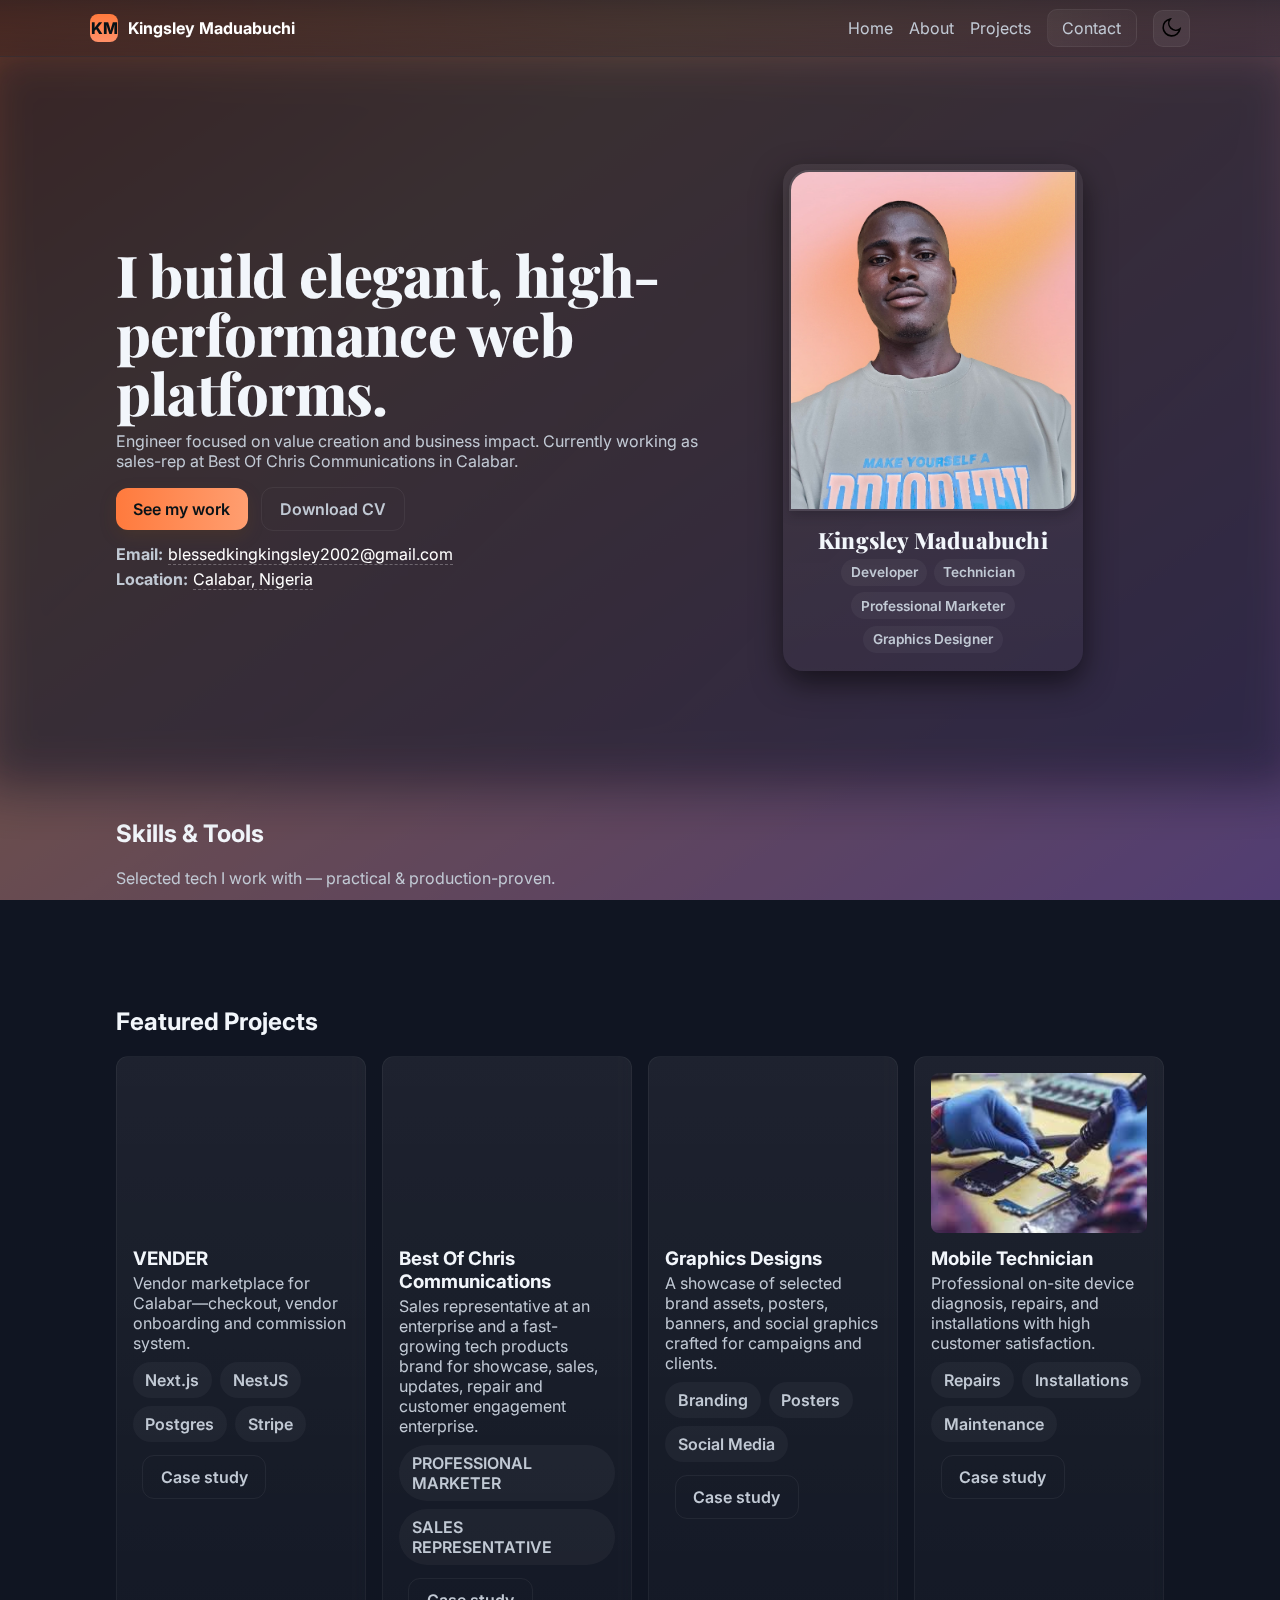
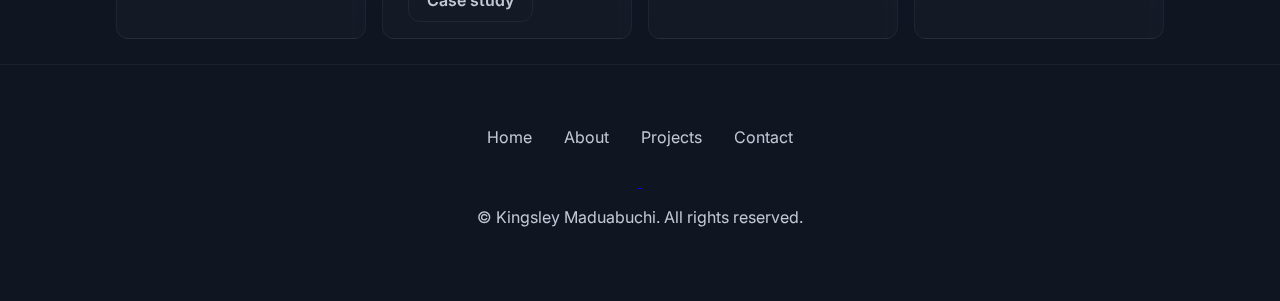
<file: index.html>
<!DOCTYPE html>
<html lang="en">
  <head>
    <meta charset="utf-8" />
    <meta name="viewport" content="width=device-width,initial-scale=1" />
    <title>Kingsley Maduabuchi — Software Engineer</title>
    <meta
      name="description"
      content="Kingsley Maduabuchi (Blessed King) — Full-stack web engineer. Building marketplaces, tools and performant web experiences."
    />
    <meta
      name="keywords"
      content="Kingsley Maduabuchi, Blessed King, Full-Stack, Next.js, NestJS, Portfolio, GOODEALS"
    />
    <link rel="preconnect" href="https://fonts.googleapis.com" />
    <link rel="preconnect" href="https://fonts.gstatic.com" crossorigin />
    <link
      href="https://fonts.googleapis.com/css2?family=Inter:wght@300;400;600;800&family=Playfair+Display:wght@600;800&display=swap"
      rel="stylesheet"
    />
    <link rel="stylesheet" href="css/styles.css" />
    <link rel="icon" type="image/png" href="assets/img/favicon.png" />
    <meta
      property="og:title"
      content="Kingsley Maduabuchi — Software Engineer"
    />
    <meta
      property="og:description"
      content="Creator of GOODEALS — marketplace for Calabar. Full-stack web & systems enthusiast."
    />
    <meta property="og:image" content="assets/img/og-image.jpg" />
  </head>
  <body class="theme-dark">
    <a class="skip-link" href="#main">Skip to content</a>
    <div data-include="header"></div>

    <main id="main" role="main">
      <section class="hero">
        <div class="hero-bg" aria-hidden="true"></div>
        <div class="container hero-content">
          <div class="hero-left">
            <h1 class="hero-title">
              I build elegant, high-performance web platforms.
            </h1>
            <p class="hero-sub">
              Engineer focused on value creation and business impact.
              Currently working as sales-rep at Best Of Chris Communications in Calabar.
            </p>
            <div class="hero-cta">
              <a class="btn btn-primary" href="projects/">See my work</a>
              <a
                id="downloadCv"
                class="btn btn-ghost"
                href="assets/Kingsley_Maduabuchi_CV.pdf"
                download
                >Download CV</a
              >
            </div>
            <ul class="hero-links">
              <li>
                <strong>Email: </strong>
                <a
                  href="mailto:blessedkingkingsley2002@gmail.com"
                  style="color: #ffffff"
                >
                  blessedkingkingsley2002@gmail.com</a
                >
              </li>
              <li>
                <strong>Location: </strong>
                <a
                  href="https://maps.app.goo.gl/n64m2d9ENg9r9iw48"
                  style="color: #ffffff"
                  >Calabar, Nigeria</a
                >
              </li>
            </ul>
          </div>

          <figure class="hero-portrait">
            <img
              src="assets/img/hero.jpg"
              alt="Portrait of Kingsley Maduabuchi"
              loading="lazy"
              decoding="async"
            />
            <figcaption class="hero-caption">
              <h3 class="hero-name">Kingsley Maduabuchi</h3>
              <div class="role-chips">
                <span class="chip small">Developer</span>
                <span class="chip small">Technician</span>
                <span class="chip small">Professional Marketer</span>
                <span class="chip small">Graphics Designer</span>
              </div>
            </figcaption>
          </figure>
        </div>
      </section>

      <section class="skills container">
        <h2>Skills & Tools</h2>
        <p class="muted">
          Selected tech I work with — practical & production-proven.
        </p>
        <div class="chips">
          <span class="chip">Next.js</span>
          <span class="chip">NestJS</span>
          <span class="chip">React</span>
          <span class="chip">Node.js</span>
          <span class="chip">Postgres</span>
          <span class="chip">Stripe</span>
          <span class="chip">Python</span>
        </div>
      </section>

      <section class="featured container">
        <h2>Featured Projects</h2>
        <div id="featuredGrid" class="grid"></div>
      </section>
    </main>

    <div data-include="footer"></div>

    <script src="js/main.js" defer></script>
  </body>
</html>
</file>
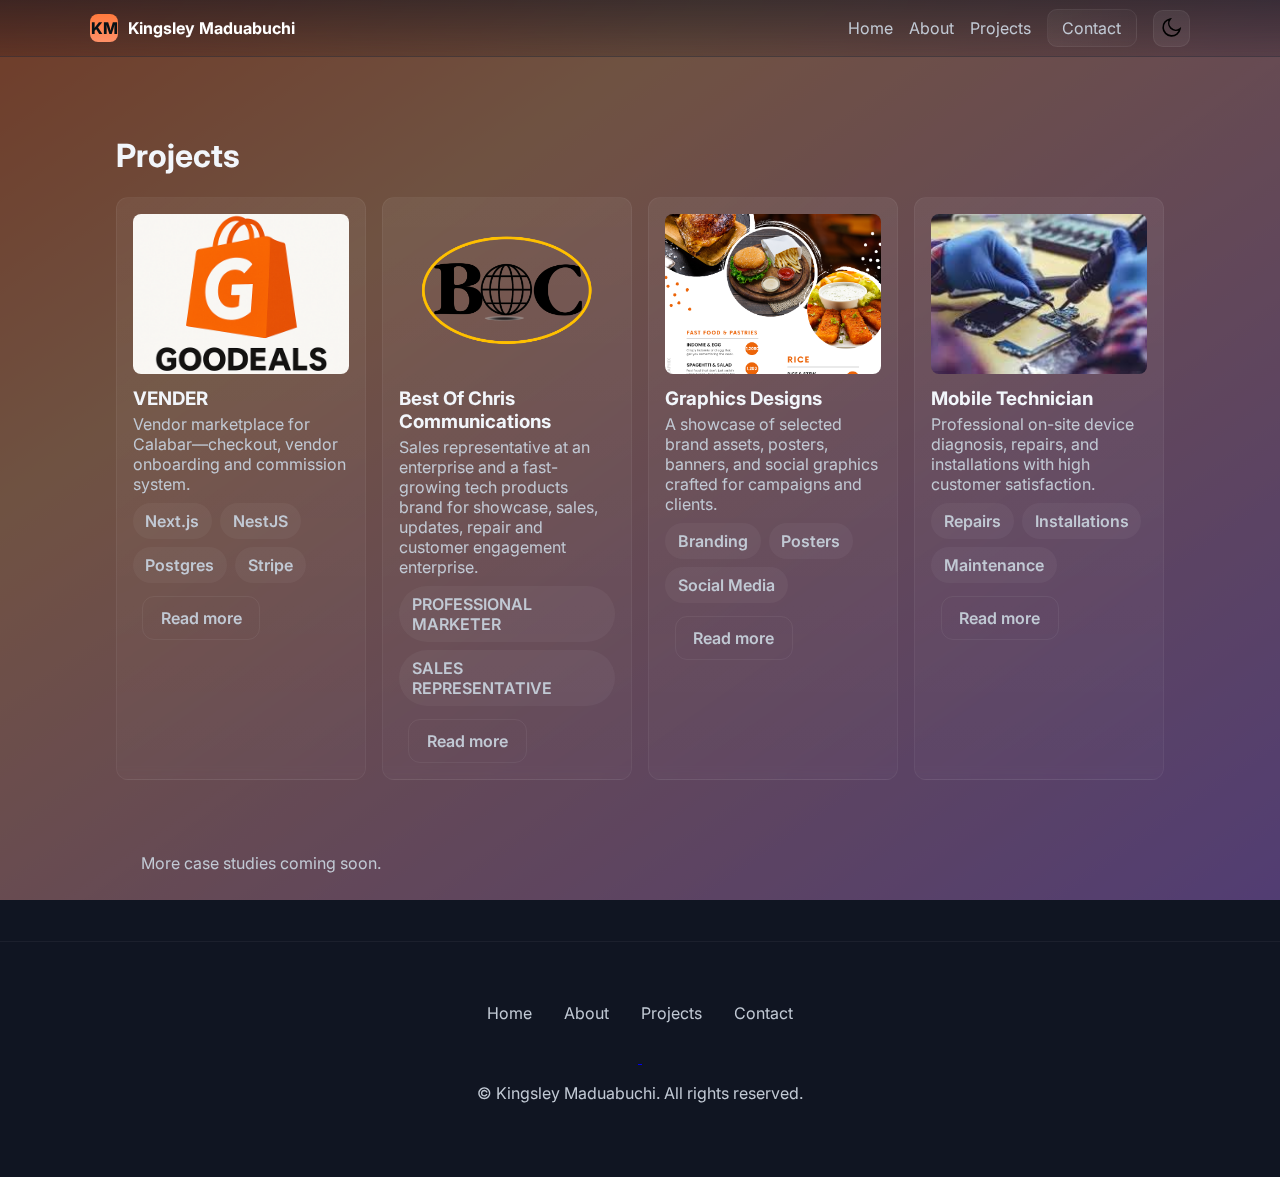
<file: projects/index.html>
<!DOCTYPE html>
<html lang="en">
  <head>
    <meta charset="UTF-8" />
    <meta name="viewport" content="width=device-width, initial-scale=1.0" />
    <title>Projects · Kingsley Maduabuchi</title>
    <link rel="stylesheet" href="../css/styles.css" />
  </head>
  <body>
    <div data-include="../_includes/header.html"></div>

    <main id="main" class="container" role="main">
      <section class="projects">
        <h1>Projects</h1>
        <div id="project-list" class="grid" aria-live="polite"></div>
      </section>
      <section class="container">
        <p class="muted">More case studies coming soon.</p>
      </section>
    </main>
    <div data-include="../_includes/footer.html"></div>

    <script src="../js/main.js" defer></script>
  </body>
</html>
</file>
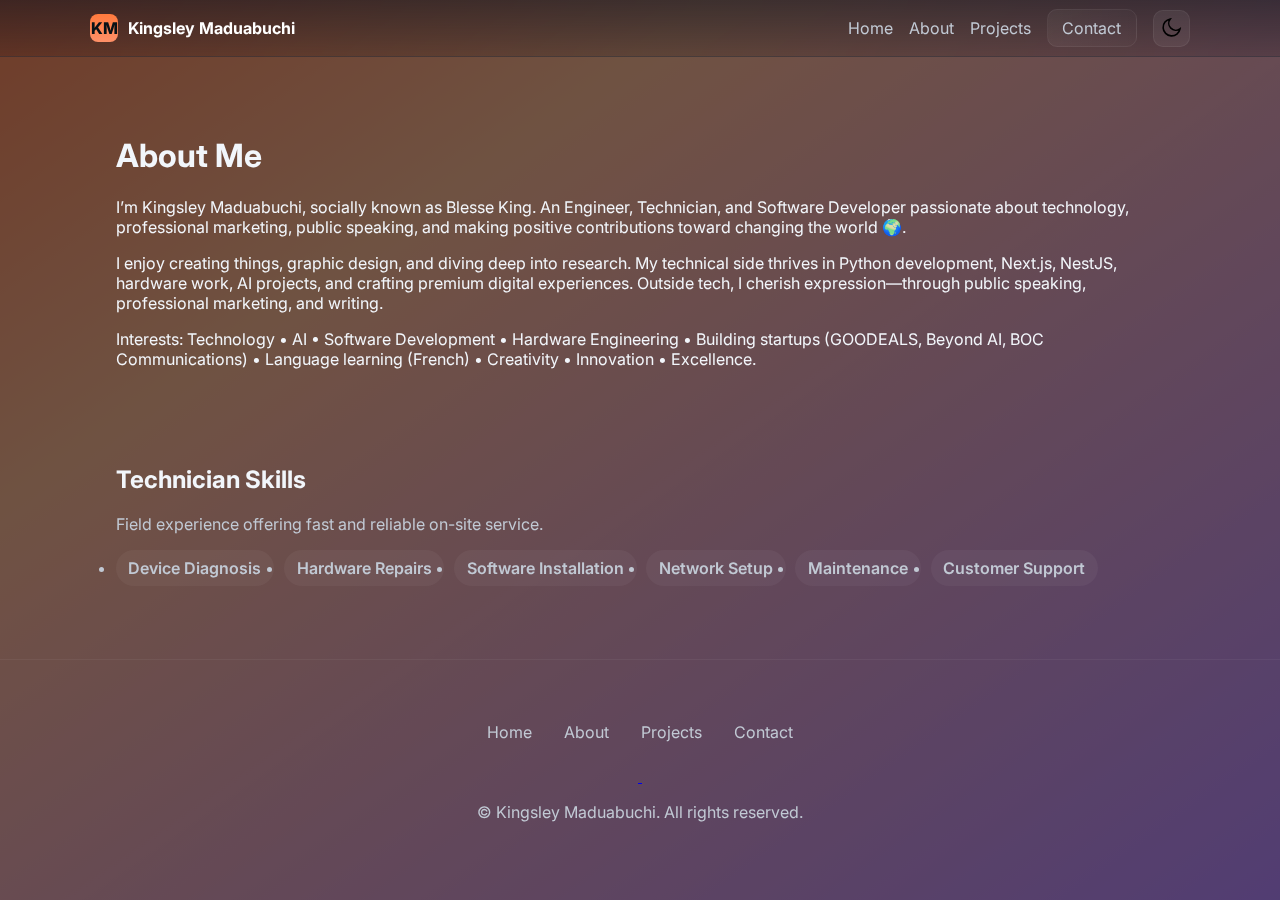
<file: about.html>
<!DOCTYPE html>
<html lang="en">
  <head>
    <meta charset="UTF-8" />
    <meta name="viewport" content="width=device-width, initial-scale=1.0" />
    <title>About · Kingsley Maduabuchi</title>
    <link rel="stylesheet" href="css/styles.css" />
  </head>
  <body>
    <div data-include="header"></div>

    <main id="main" class="container" role="main">
      <section class="about">
        <h1>About Me</h1>
        <p>
          I’m Kingsley Maduabuchi, socially known as Blesse King. An Engineer,
          Technician, and Software Developer passionate about technology,
          professional marketing, public speaking, and making positive
          contributions toward changing the world 🌍.
        </p>
        <p>
          I enjoy creating things, graphic design, and diving deep into
          research. My technical side thrives in Python development, Next.js,
          NestJS, hardware work, AI projects, and crafting premium digital
          experiences. Outside tech, I cherish expression—through public
          speaking, professional marketing, and writing.
        </p>
        <p>
          Interests: Technology • AI • Software Development • Hardware
          Engineering • Building startups (GOODEALS, Beyond AI, BOC
          Communications) • Language learning (French) • Creativity • Innovation
          • Excellence.
        </p>
      </section>

      <section class="skills">
        <h2>Technician Skills</h2>
        <p class="muted">
          Field experience offering fast and reliable on-site service.
        </p>
        <ul class="chips" aria-label="Technician capabilities">
          <li class="chip">Device Diagnosis</li>
          <li class="chip">Hardware Repairs</li>
          <li class="chip">Software Installation</li>
          <li class="chip">Network Setup</li>
          <li class="chip">Maintenance</li>
          <li class="chip">Customer Support</li>
        </ul>
      </section>
    </main>
    <div data-include="footer"></div>

    <script src="js/main.js" defer></script>
  </body>
</html>
</file>
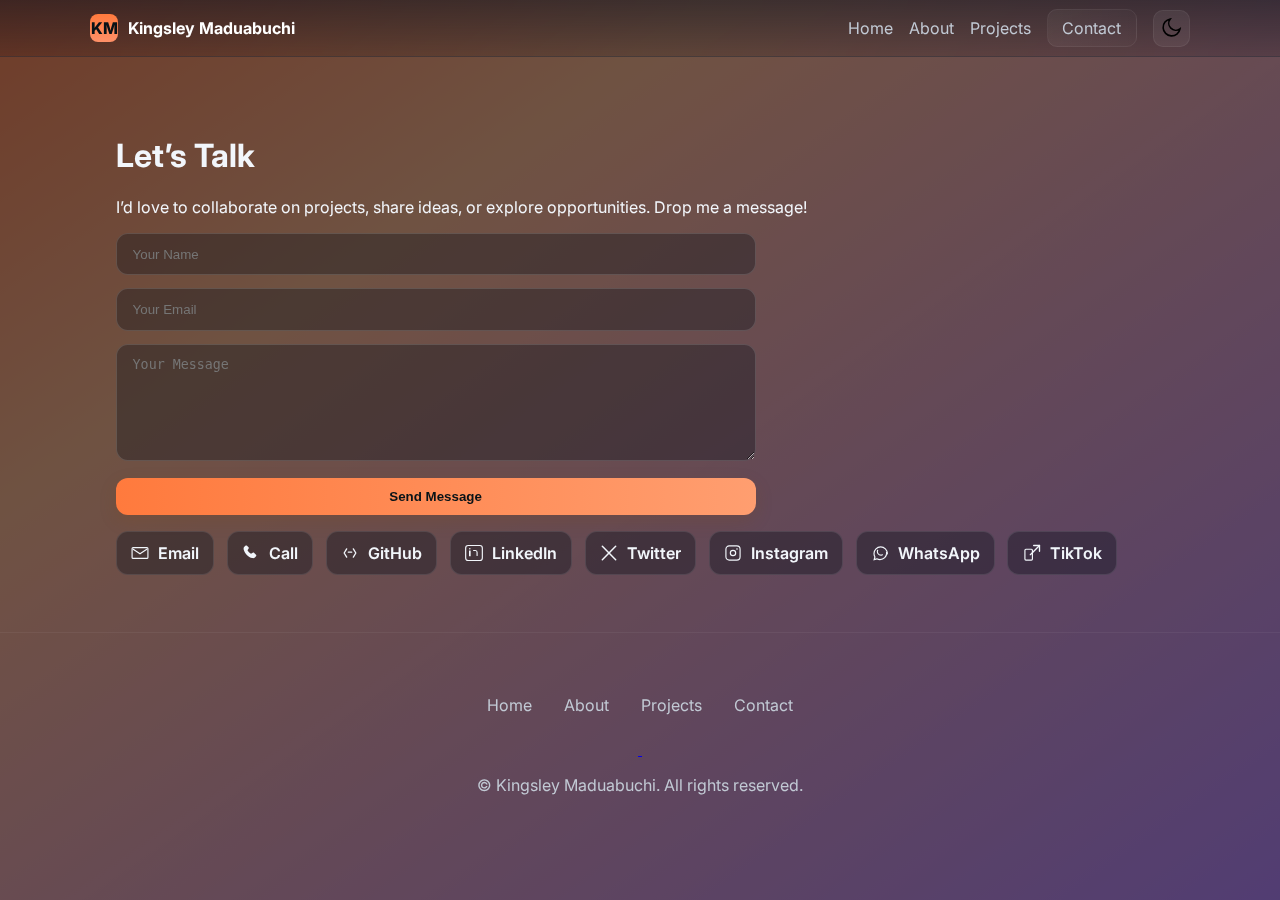
<file: contact.html>
<!DOCTYPE html>
<html lang="en">
  <head>
    <meta charset="UTF-8" />
    <meta name="viewport" content="width=device-width, initial-scale=1.0" />
    <title>Contact · Kingsley Maduabuchi</title>
    <link rel="stylesheet" href="css/styles.css" />
  </head>
  <body>
    <div data-include="header"></div>

    <main id="main" class="container" role="main">
      <section class="contact">
        <h1>Let’s Talk</h1>
        <p>
          I’d love to collaborate on projects, share ideas, or explore
          opportunities. Drop me a message!
        </p>

        <form
          class="contact-form"
          name="contact"
          method="get"
          onsubmit="return false"
        >
          <label>
            <span class="visually-hidden">Your Name</span>
            <input
              type="text"
              name="name"
              placeholder="Your Name"
              required
              autocomplete="name"
            />
          </label>
          <label>
            <span class="visually-hidden">Your Email</span>
            <input
              type="email"
              name="email"
              placeholder="Your Email"
              required
              autocomplete="email"
            />
          </label>
          <label>
            <span class="visually-hidden">Your Message</span>
            <textarea
              name="message"
              placeholder="Your Message"
              required
              rows="6"
            ></textarea>
          </label>
          <button type="submit" class="btn btn-primary">Send Message</button>
        </form>

        <div class="socials">
          <a
            class="social"
            href="mailto:blessedkingkingsley2002@gmail.com"
            aria-label="Email"
          >
            <svg class="icon" aria-hidden="true">
              <use href="#icon-mail" xlink:href="#icon-mail"></use>
            </svg>
            <span>Email</span>
          </a>
          <a class="social" href="tel:+2349036826272" aria-label="Phone">
            <svg class="icon" aria-hidden="true">
              <use href="#icon-phone" xlink:href="#icon-phone"></use>
            </svg>
            <span>Call</span>
          </a>
          <a
            class="social"
            href="https://github.com/Kingsley-A1"
            target="_blank"
            rel="noopener"
            aria-label="GitHub"
          >
            <svg class="icon" aria-hidden="true">
              <use href="#icon-github" xlink:href="#icon-github"></use>
            </svg>
            <span>GitHub</span>
          </a>
          <a
            class="social"
            href="https://www.linkedin.com/in/kingsley-maduabuchi-967846302"
            target="_blank"
            rel="noopener"
            aria-label="LinkedIn"
          >
            <svg class="icon" aria-hidden="true">
              <use href="#icon-linkedin" xlink:href="#icon-linkedin"></use>
            </svg>
            <span>LinkedIn</span>
          </a>
          <a
            class="social"
            href="https://x.com/@KingsleyTe44436"
            target="_blank"
            rel="noopener"
            aria-label="X (Twitter)"
          >
            <svg class="icon" aria-hidden="true">
              <use href="#icon-x" xlink:href="#icon-x"></use>
            </svg>
            <span>Twitter</span>
          </a>
          <a
            class="social"
            href="https://www.instagram.com/king.sleytechpro"
            target="_blank"
            rel="noopener"
            aria-label="Instagram"
          >
            <svg class="icon" aria-hidden="true">
              <use href="#icon-instagram" xlink:href="#icon-instagram"></use>
            </svg>
            <span>Instagram</span>
          </a>
          <a
            class="social"
            href="https://wa.me/2349036826272"
            target="_blank"
            rel="noopener"
            aria-label="WhatsApp"
          >
            <svg class="icon" aria-hidden="true">
              <use href="#icon-whatsapp" xlink:href="#icon-whatsapp"></use>
            </svg>
            <span>WhatsApp</span>
          </a>
          <a
            class="social"
            href="https://tiktok.com/@bestofchriscommunication"
            target="_blank"
            rel="noopener"
            aria-label="TikTok"
          >
            <svg class="icon" aria-hidden="true">
              <use href="#icon-external" xlink:href="#icon-external"></use>
            </svg>
            <span>TikTok</span>
          </a>
        </div>
      </section>
    </main>
    <div data-include="footer"></div>

    <script src="js/main.js" defer></script>
  </body>
</html>
</file>
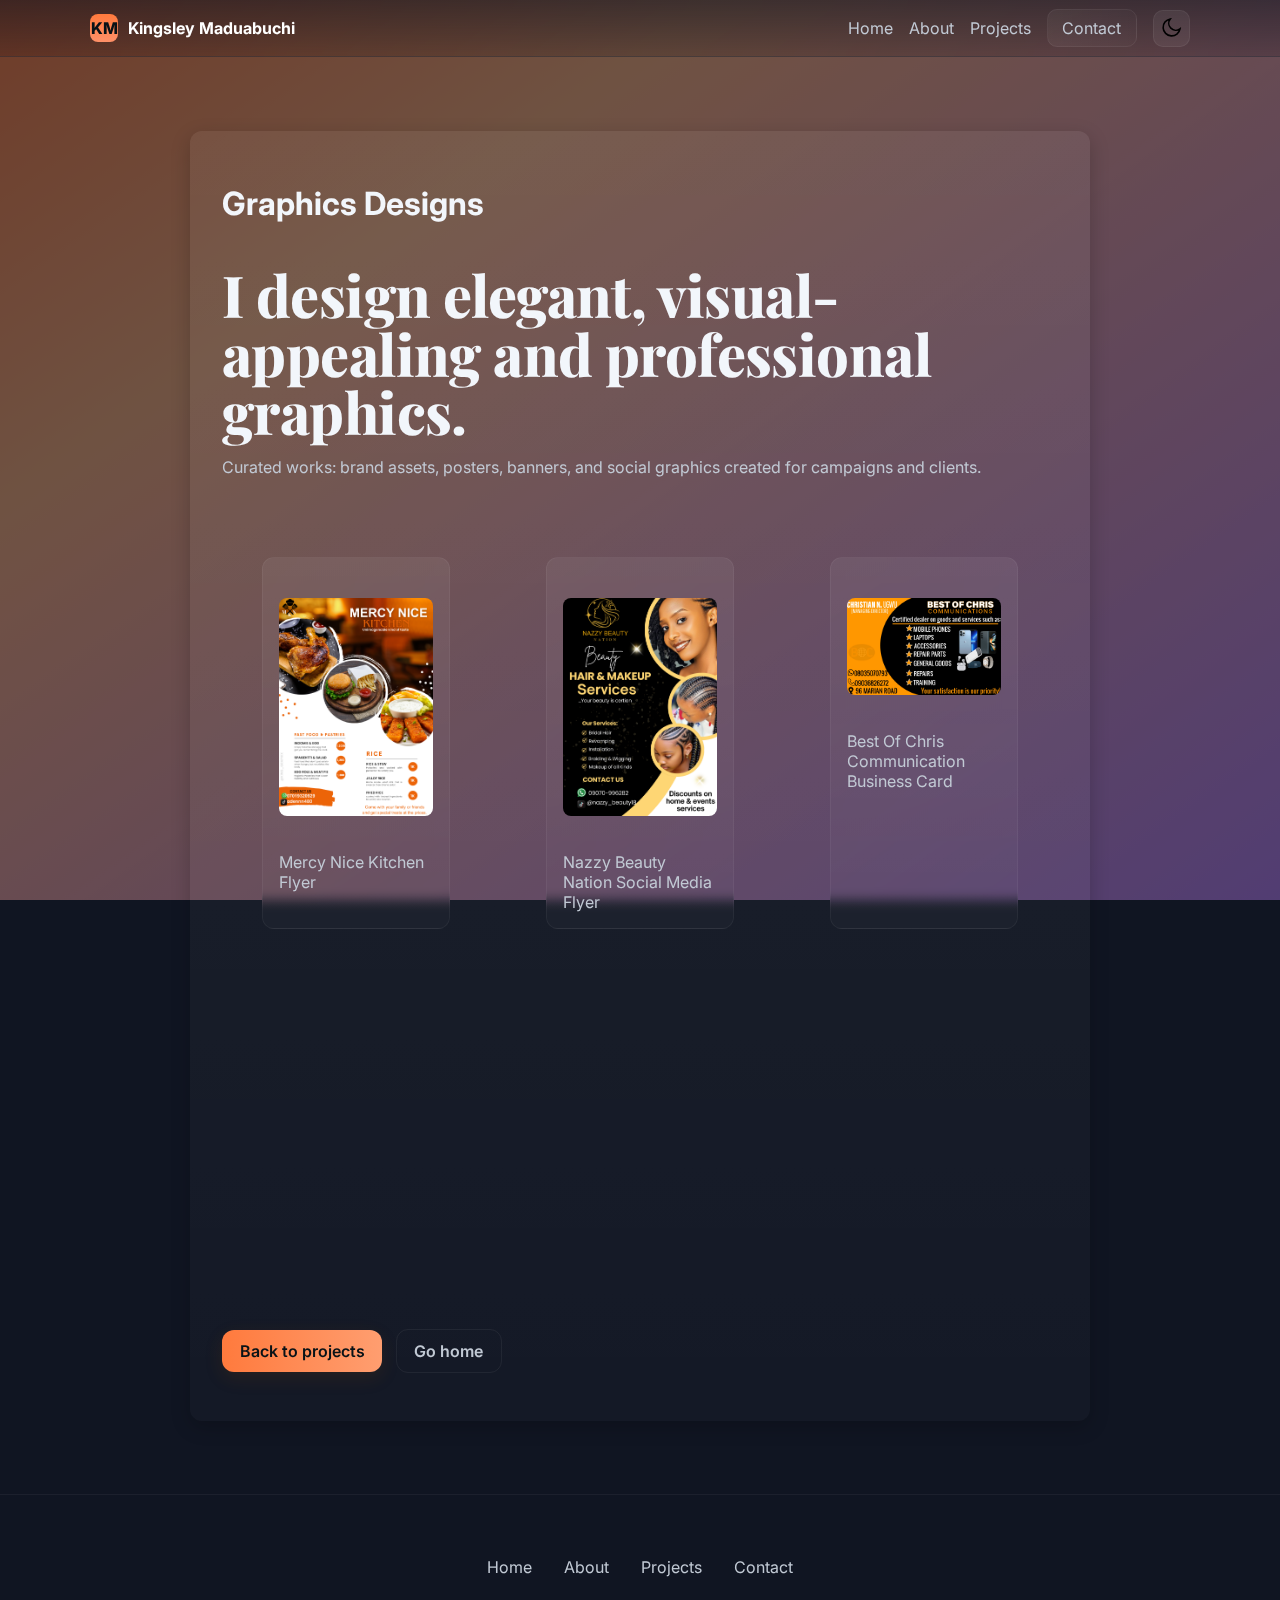
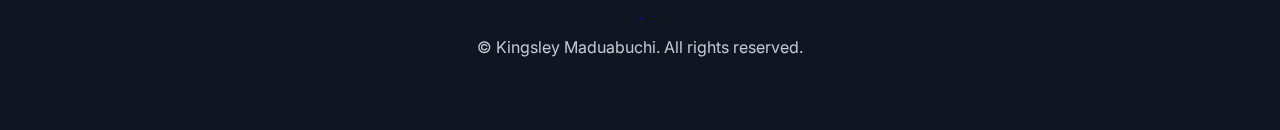
<file: my-graphics.html>
<!DOCTYPE html>
<html lang="en">
  <head>
    <meta charset="utf-8" />
    <meta name="viewport" content="width=device-width,initial-scale=1" />
    <title>Graphics Designs · Kingsley Maduabuchi</title>
    <meta
      name="description"
      content="A showcase of selected graphics design works by Kingsley Maduabuchi."
    />
    <link rel="stylesheet" href="css/styles.css" />
  </head>
  <body>
    <div data-include="_includes/header.html"></div>

    <main id="main" class="container" role="main">
      <article class="project-detail">
        <header>
          <h1>Graphics Designs</h1> <br>
          <h1 class="hero-title">
              I design elegant, visual-appealing and professional graphics.
            </h1>
          <p class="muted">
            Curated works: brand assets, posters, banners, and social graphics
            created for campaigns and clients.
          </p>
        </header>

        <section>
          <div class="grid" id="graphics-gallery">
            <figure class="card">
              <img
                src="assets/img/graphics/mercy_nice.png"
                alt="mercy_nice"
                loading="lazy"
                decoding="async"
                style="width: 100%; height: auto; border-radius: 8px"
              />
              <figcaption class="muted" style="margin-top: 0.5rem">
                Mercy Nice Kitchen Flyer
              </figcaption>
            </figure>
            <figure class="card">
              <img
                src="assets/img/graphics/nbn_flyer.png"
                alt="nbn_flyer"
                loading="lazy"
                decoding="async"
                style="width: 100%; height: auto; border-radius: 8px"
              />
              <figcaption class="muted" style="margin-top: 0.5rem">
                Nazzy Beauty Nation Social Media Flyer
              </figcaption>
            </figure>
            <figure class="card">
              <img
                src="assets/img/graphics/boc_bizcard.jpg"
                alt="boc_bizcard"
                loading="lazy"
                decoding="async"
                style="width: 100%; height: auto; border-radius: 8px"
              />
              <figcaption class="muted" style="margin-top: 0.5rem">
                Best Of Chris Communication Business Card
              </figcaption>
            </figure>

            <figure class="card">
              <img
                src="assets/img/graphics/bocopen_for_business.jpg"
                alt="bocopen_for_business"
                loading="lazy"
                decoding="async"
                style="width: 100%; height: auto; border-radius: 8px"
              />
              <figcaption class="muted" style="margin-top: 0.5rem">
                Best Of Chris Marketing Flyer
              </figcaption>
            </figure>
            <figure class="card">
              <img
                src="assets/img/graphics/boc_bizcard.jpg"
                alt="boc_bizcard"
                loading="lazy"
                decoding="async"
                style="width: 100%; height: auto; border-radius: 8px"
              />
              <figcaption class="muted" style="margin-top: 0.5rem">
                Best Of Chris Communication Business Card
              </figcaption>
            </figure>

            <figure class="card">
              <img
                src="assets/img/graphics/boc_gadget_plug.jpg"
                alt="boc_gadget_plug"
                loading="lazy"
                decoding="async"
                style="width: 100%; height: auto; border-radius: 8px"
              />
              <figcaption class="muted" style="margin-top: 0.5rem">
                Best Of Chris Gadget Plug Flyer
              </figcaption>
            </figure>
          </div>
        </section>

        <p style="margin-top: 1rem">
          <a class="btn btn-primary" href="projects/">Back to projects</a>
          <a class="btn btn-ghost" href="index.html">Go home</a>
        </p>
      </article>
    </main>

    <div data-include="_includes/footer.html"></div>

    <script src="js/main.js" defer></script>
  </body>
</html>
</file>
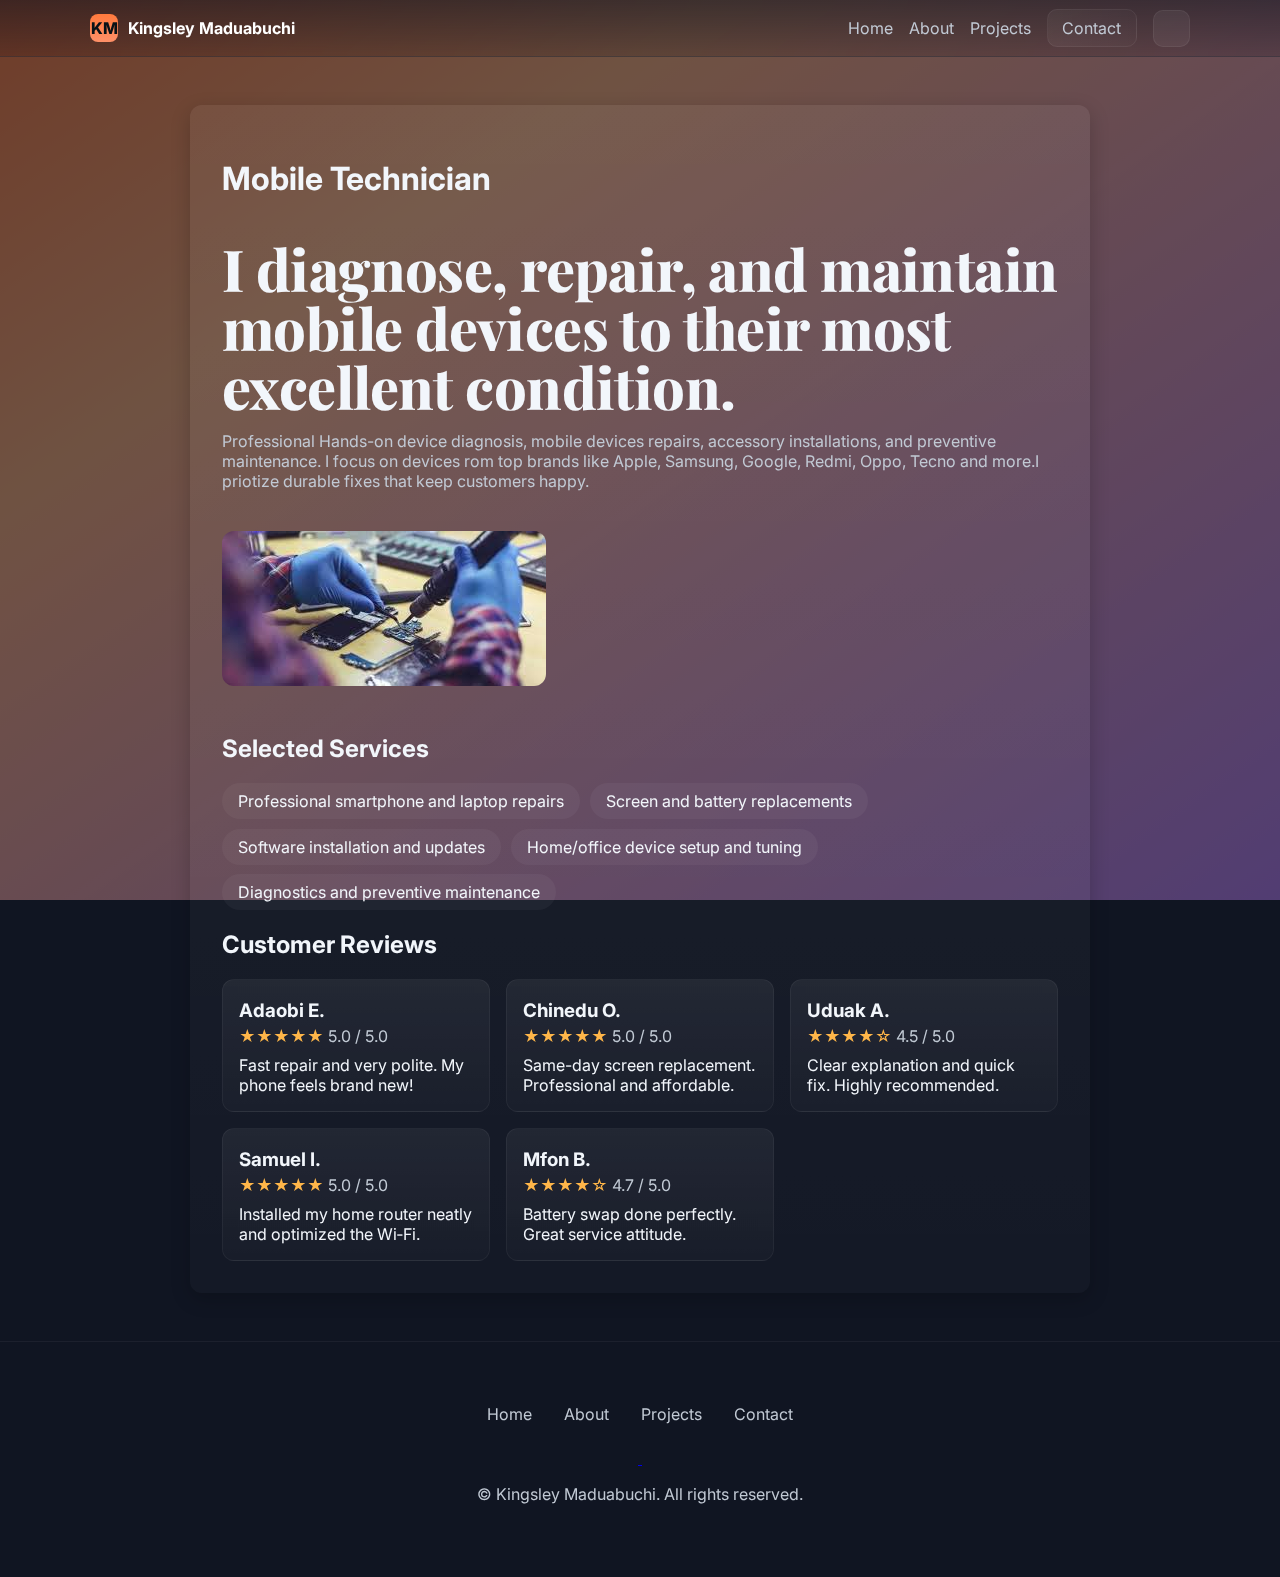
<file: technician.html>
<!DOCTYPE html>
<html lang="en">
  <head>
    <meta charset="utf-8" />
    <meta name="viewport" content="width=device-width, initial-scale=1" />
    <title>Field Technician · Kingsley Maduabuchi</title>
    <link rel="stylesheet" href="css/styles.css" />
  </head>
  <body>
    <div data-include="header"></div>

    <main id="main" role="main" class="project-detail container">
      <h1>Mobile Technician</h1><br>
      <h1 class="hero-title">
              I diagnose, repair, and maintain mobile devices to their most excellent condition.
            </h1>
      <p class="muted">
        Professional Hands-on device diagnosis, mobile devices repairs, accessory installations, and
        preventive maintenance. I focus on devices rom top brands like Apple, Samsung, Google, Redmi, Oppo, Tecno and more.I priotize
        durable fixes that keep customers happy.
      </p>

      <img src="assets/img/mobile_technician.jpg" alt="Technician at work" loading="lazy" decoding="async" />

      <h2>Selected Services</h2>
      <ul>
        <li>Professional smartphone and laptop repairs</li>
        <li>Screen and battery replacements</li>
        <li>Software installation and updates</li>
        <li>Home/office device setup and tuning</li>
        <li>Diagnostics and preventive maintenance</li>
      </ul>

      <h2>Customer Reviews</h2>
      <div id="reviews" class="grid"></div>
    </main>

    <div data-include="footer"></div>

    <script>
      const reviews = [
        { name: "Adaobi E.", rating: 5, text: "Fast repair and very polite. My phone feels brand new!" },
        { name: "Chinedu O.", rating: 5, text: "Same-day screen replacement. Professional and affordable." },
        { name: "Uduak A.", rating: 4.5, text: "Clear explanation and quick fix. Highly recommended." },
        { name: "Samuel I.", rating: 5, text: "Installed my home router neatly and optimized the Wi‑Fi." },
        { name: "Mfon B.", rating: 4.7, text: "Battery swap done perfectly. Great service attitude." }
      ];

      function starSVG(fill = 1) {
        // fill: 1 full, 0.5 half, 0 empty
        if (fill === 1) return '<svg class="icon" viewBox="0 0 24 24" aria-hidden="true"><path d="M12 3l3.1 6.3 7 1-5 4.8 1.2 6.9L12 18.8 5.7 22l1.2-6.9-5-4.8 7-1z" fill="currentColor"/></svg>';
        if (fill === 0.5) return '<svg class="icon" viewBox="0 0 24 24" aria-hidden="true"><defs><linearGradient id="g" x1="0" x2="1"><stop offset="50%" stop-color="currentColor"/><stop offset="50%" stop-color="transparent"/></linearGradient></defs><path d="M12 3l3.1 6.3 7 1-5 4.8 1.2 6.9L12 18.8 5.7 22l1.2-6.9-5-4.8 7-1z" fill="url(#g)" stroke="currentColor"/></svg>';
        return '<svg class="icon" viewBox="0 0 24 24" aria-hidden="true"><path d="M12 3l3.1 6.3 7 1-5 4.8 1.2 6.9L12 18.8 5.7 22l1.2-6.9-5-4.8 7-1z" fill="none" stroke="currentColor"/></svg>';
      }

      function renderStars(rating) {
        const full = Math.floor(rating);
        const half = rating - full >= 0.5 ? 1 : 0;
        const empty = 5 - full - half;
        return (
          '<span style="display:inline-flex;gap:2px;color:#ffb649">' +
          '★'.repeat(full) + (half ? '☆' : '') +
          '</span>'
        );
      }

      document.addEventListener('DOMContentLoaded', async () => {
        // load shared header/footer
        await (async function loadIncludes(){
          const includeNodes = document.querySelectorAll('[data-include]');
          await Promise.all(Array.from(includeNodes).map(async (node) => {
            let src = node.getAttribute('data-include');
            if (src === 'header') src = '_includes/header.html';
            if (src === 'footer') src = '_includes/footer.html';
            const res = await fetch(src);
            node.outerHTML = await res.text();
          }));
        })();

        const wrap = document.getElementById('reviews');
        reviews.forEach(r => {
          const card = document.createElement('article');
          card.className = 'card';
          card.innerHTML = `
            <h3 style="margin:.2rem 0">${r.name}</h3>
            <div>${renderStars(r.rating)} <span class="muted">${r.rating.toFixed(1)} / 5.0</span></div>
            <p style="margin:.6rem 0 0">${r.text}</p>
          `;
          wrap.appendChild(card);
        });
      });
    </script>
  </body>
</html>
</file>
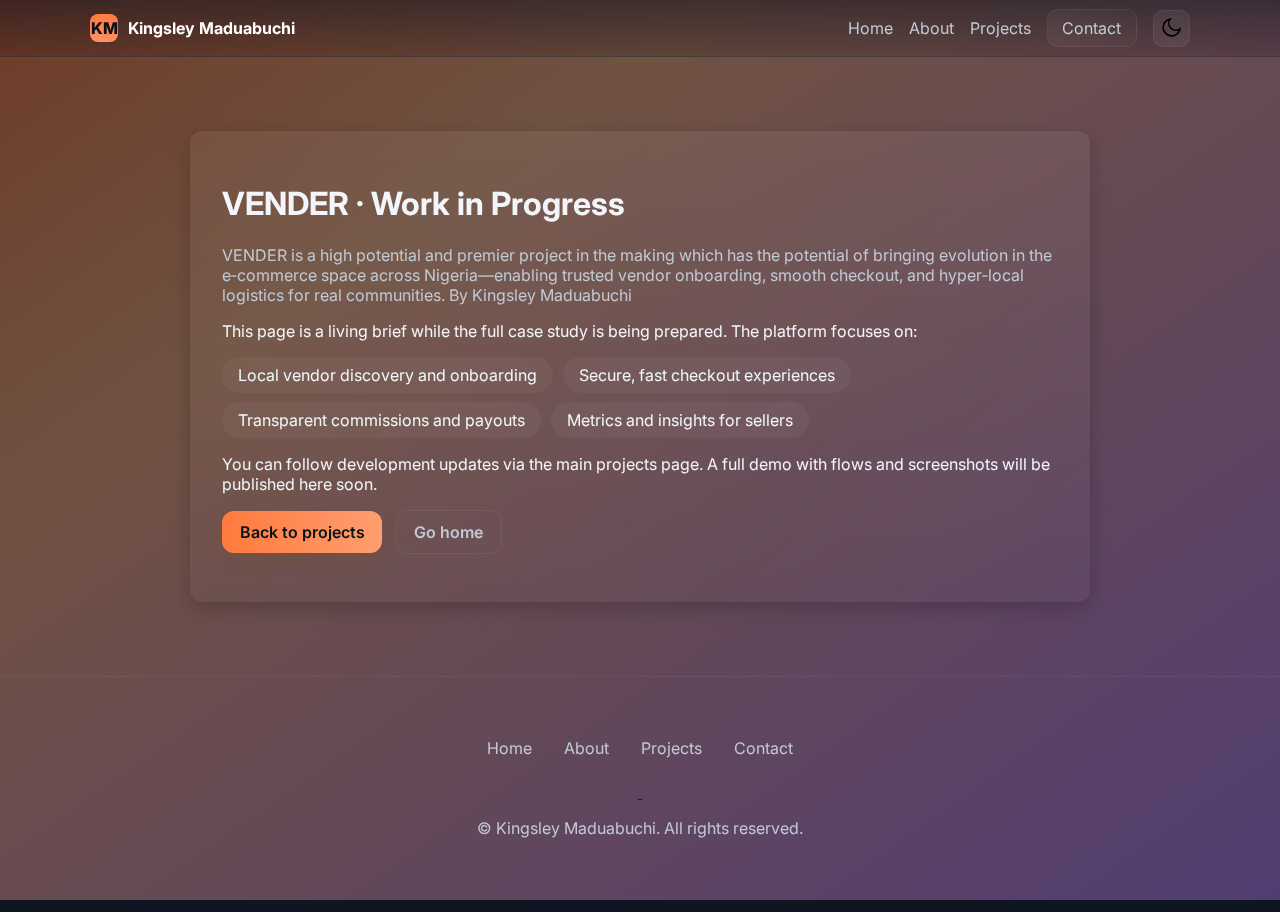
<file: projects/goodeals.html>
<!DOCTYPE html>
<html lang="en">
  <head>
    <meta charset="utf-8" />
    <meta name="viewport" content="width=device-width,initial-scale=1" />
    <title>GOODEALS · Work in Progress</title>
    <meta
      name="description"
      content="GOODEALS is a high-potential e‑commerce platform in the making for Nigeria."
    />
    <link rel="stylesheet" href="../css/styles.css" />
  </head>
  <body>
    <div data-include="../_includes/header.html"></div>

    <main id="main" class="container" role="main">
      <article class="project-detail">
        <header>
          <h1>VENDER · Work in Progress</h1>
          <p class="muted">
            VENDER is a high potential and premier project in the making which
            has the potential of bringing evolution in the e‑commerce space
            across Nigeria—enabling trusted vendor onboarding, smooth checkout,
            and hyper‑local logistics for real communities. By Kingsley
            Maduabuchi
          </p>
        </header>

        <p>
          This page is a living brief while the full case study is being
          prepared. The platform focuses on:
        </p>
        <ul>
          <li>Local vendor discovery and onboarding</li>
          <li>Secure, fast checkout experiences</li>
          <li>Transparent commissions and payouts</li>
          <li>Metrics and insights for sellers</li>
        </ul>

        <p>
          You can follow development updates via the main projects page. A full
          demo with flows and screenshots will be published here soon.
        </p>

        <p>
          <a class="btn btn-primary" href="../projects/">Back to projects</a>
          <a class="btn btn-ghost" href="../index.html">Go home</a>
        </p>
      </article>
    </main>

    <div data-include="../_includes/footer.html"></div>

    <script src="../js/main.js" defer></script>
  </body>
</html>
</file>
<file: css/styles.css>
/* 1) Reset and Fonts */
/* Load premium fonts globally for all pages */
@import url("https://fonts.googleapis.com/css2?family=Inter:wght@300;400;600;800&family=Playfair+Display:wght@600;800&display=swap");

*,
*::before,
*::after {
  box-sizing: border-box;
}
html,
body {
  height: 100%;
  margin: 0;
}

/* Subtle gradient wash behind content for depth */
body::before {
  content: "";
  position: fixed;
  inset: 0;
  z-index: -1;
  background: var(--bg);
  opacity: 0.4;
  filter: saturate(110%);
  pointer-events: none;
}

/* 2) Theme variables */
:root {
  /* Softer, calmer gradient and tones */
  --bg: linear-gradient(145deg, #ff7a3d 0%, #ffb07a 28%, #b27de4 100%);
  --surface: #101522;
  --text: #f2f6fb; /* brighter for contrast */
  --muted: #c1c9d4; /* clearer secondary */
  --accent: #ff7a3d;
  --accent-2: #b27de4;
  --glass: rgba(255, 255, 255, 0.045);
  --radius: 14px;
  --maxw: 1100px;
  --space: clamp(1rem, 2vw, 2rem);
  --transition: 220ms cubic-bezier(0.2, 0.8, 0.3, 1);
  --shadow-lg: 0 14px 30px rgba(12, 18, 32, 0.38);
  --font-body: "Inter", system-ui, -apple-system, "Segoe UI", Roboto,
    "Helvetica Neue", Arial;
  --font-display: "Playfair Display", Georgia, "Times New Roman", serif;
  --icons: url("assets/icons/icon-sprite.svg");
}

body {
  color: var(--text);
  font-family: var(--font-body);
  background: var(--surface);
  background-attachment: fixed;
}

/* Hint UA for color-scheme (affects form controls) */
:root {
  color-scheme: dark light;
}
.theme-light {
  color-scheme: light;
}

/* Selection color */
::selection {
  background: rgba(255, 154, 106, 0.35);
}

/* Optional: .theme-dark class inherits defaults from :root (no overrides needed) */

.visually-hidden {
  position: absolute !important;
  clip: rect(1px, 1px, 1px, 1px);
  padding: 0;
  border: 0;
  height: 1px;
  width: 1px;
  overflow: hidden;
}
.skip-link {
  position: absolute;
  left: -999px;
  top: auto;
  width: 1px;
  height: 1px;
  overflow: hidden;
}
.skip-link:focus {
  left: 12px;
  top: 12px;
  width: auto;
  height: auto;
  padding: 0.5rem 0.75rem;
  background: #000;
  color: #fff;
  border-radius: 8px;
}
.container {
  max-width: var(--maxw);
  margin: 0 auto;
  padding: var(--space);
}

/* Section rhythm */
section {
  padding-block: clamp(1rem, 3vw, 2rem);
}
.muted {
  color: var(--muted);
}

/* 3) Header */
.site-header {
  position: sticky;
  top: 0;
  backdrop-filter: saturate(120%) blur(10px);
  background: linear-gradient(
    180deg,
    rgba(16, 21, 34, 0.55),
    rgba(16, 21, 34, 0.22)
  );
  border-bottom: 1px solid rgba(255, 255, 255, 0.05);
  z-index: 40;
}
.header-inner {
  display: flex;
  align-items: center;
  justify-content: space-between;
  padding: 0.6rem 0;
}
.brand {
  display: flex;
  align-items: center;
  gap: 0.6rem;
  font-weight: 700;
  color: #fff;
  text-decoration: none;
}
.brand-mark {
  display: inline-grid;
  place-items: center;
  width: 28px;
  height: 28px;
  border-radius: 8px;
  background: linear-gradient(180deg, var(--accent), #ff9068);
  color: #081217;
  font-weight: 800;
}
.nav .nav-list {
  /* Display is set per-breakpoint. On desktop it's flex; on mobile it's controlled by .open */
  gap: 1rem;
  align-items: center;
  margin: 0;
  padding: 0;
  list-style: none;
}
.nav a {
  color: var(--muted);
  text-decoration: none;
  transition: color var(--transition);
}
.nav a:hover,
.nav a:focus-visible {
  color: #fff;
}
.cta {
  padding: 0.5rem 0.9rem;
  border-radius: 10px;
  border: 1px solid rgba(255, 255, 255, 0.06);
  background: linear-gradient(
    90deg,
    rgba(255, 255, 255, 0.05),
    rgba(255, 255, 255, 0.015)
  );
  color: #fff;
}
.menu-toggle {
  display: none;
  background: transparent;
  border: none;
  color: #fff;
  border-radius: 10px;
  padding: 0.25rem;
}
.icon {
  display: inline-block;
  width: 24px;
  height: 24px;
  fill: currentColor;
}
.icon.lg {
  width: 28px;
  height: 28px;
}
.icon.md {
  width: 24px;
  height: 24px;
}
.icon.sm {
  width: 18px;
  height: 18px;
}

@media (max-width: 800px) {
  .menu-toggle {
    display: inline-flex;
  }
  /* Use matching specificity to override the base .nav .nav-list rule */
  .nav .nav-list {
    position: absolute;
    right: var(--space);
    top: 56px;
    background: rgba(8, 14, 24, 0.86);
    backdrop-filter: blur(12px);
    padding: 1rem;
    border-radius: 12px;
    flex-direction: column;
    align-items: flex-start;
    display: none; /* closed by default on mobile */
    box-shadow: 0 10px 24px rgba(0, 0, 0, 0.3);
  }
  .nav .nav-list.open {
    display: flex; /* open state */
  }
}

/* Desktop: show nav inline */
@media (min-width: 801px) {
  .nav .nav-list {
    display: flex;
  }
}

/* 4) Buttons */
.btn {
  display: inline-block;
  padding: 0.68rem 1.1rem;
  border-radius: 12px;
  text-decoration: none;
  font-weight: 600;
  transition: transform var(--transition), box-shadow var(--transition),
    background var(--transition);
}
.btn-primary {
  background: linear-gradient(90deg, var(--accent), #ff9e70);
  color: #081217;
  border: none;
  box-shadow: 0 6px 18px rgba(137, 73, 0, 0.16);
}
.btn-ghost {
  margin-left: 0.6rem;
  border: 1px solid rgba(255, 255, 255, 0.06);
  background: transparent;
  color: var(--muted);
}
.btn:focus-visible {
  outline: 2px solid rgba(255, 255, 255, 0.5);
  outline-offset: 2px;
}
.btn:hover {
  transform: translateY(-2px);
}
.icon-button {
  display: inline-grid;
  place-items: center;
  background: rgba(255, 255, 255, 0.06);
  border: 1px solid rgba(255, 255, 255, 0.06);
  border-radius: 10px;
  padding: 0.35rem;
}
.icon-button:hover {
  background: rgba(255, 255, 255, 0.1);
}

/* 5) Hero */
.hero {
  position: relative;
  min-height: 80vh;
  display: flex;
  align-items: center;
}
.hero-bg {
  position: absolute;
  inset: 0;
  background: linear-gradient(135deg, #0b1020aa, #0b102088);
  filter: blur(24px) saturate(120%);
  opacity: 0.8;
  transform: scale(1.03);
  z-index: 0;
  background-size: 300% 300%;
  animation: gradShift 14s ease infinite;
}
@keyframes gradShift {
  0% {
    background-position: 0% 50%;
  }
  50% {
    background-position: 100% 50%;
  }
  100% {
    background-position: 0% 50%;
  }
}
.hero-content {
  position: relative;
  display: flex;
  gap: 2.5rem;
  align-items: center;
  z-index: 2;
}
.hero-left {
  flex: 1;
  max-width: 56%;
  transition: transform 400ms ease, opacity 400ms ease;
}
.hero-title {
  font-family: var(--font-display);
  font-size: clamp(2.2rem, 5vw, 3.6rem);
  line-height: 1.02;
  margin: 0 0 0.6rem;
  font-weight: 800;
  letter-spacing: -0.01em;
}
.hero-sub {
  color: var(--muted);
  margin: 0 0 1rem;
}

/* Portrait */
.hero-portrait {
  width: 300px;
  flex-shrink: 0;
  border-radius: 20px;
  overflow: hidden;
  padding: 6px;
  background: linear-gradient(
    180deg,
    rgba(255, 255, 255, 0.06),
    rgba(255, 255, 255, 0.02)
  );
  box-shadow: 0 12px 30px rgba(0, 0, 0, 0.55);
  transform: translateY(0);
  transition: transform var(--transition);
}
.hero-portrait img {
  display: block;
  width: 100%;
  height: auto;
  object-fit: cover;
  border-radius: inherit;
  border: 2px solid rgba(255, 255, 255, 0.1);
  box-shadow: 0 4px 12px rgba(0, 0, 0, 0.2);
  border-bottom-left-radius: 0%;
  border-top-right-radius: 0%;
}

/* Hero caption under portrait */
.hero-caption {
  padding: 0.5rem 0.25rem 0.75rem;
  text-align: center;
  color: var(--text);
}
.hero-name {
  margin: 0.4rem 0 0.2rem;
  font-weight: 800;
  letter-spacing: 0.2px;
  font-family: var(--font-display);
  font-size: clamp(1.1rem, 2.2vw, 1.4rem);
}
.role-chips {
  display: flex;
  flex-wrap: wrap;
  gap: 0.4rem;
  justify-content: center;
}
.chip.small {
  padding: 0.35rem 0.6rem;
  font-size: 0.85rem;
  opacity: 0.95;
}

/* Hero contact links under the CTAs */
.hero-links {
  list-style: none;
  padding: 0;
  margin: 0.8rem 0 0;
  display: grid;
  gap: 0.25rem;
  color: var(--muted);
}
.hero-links li {
  display: flex;
  align-items: center;
  gap: 0.35rem;
}
.hero-links strong {
  font-weight: 700;
  color: var(--muted);
}
.hero-links a {
  color: var(--text);
  text-decoration: none;
  border-bottom: 1px dashed rgba(255, 255, 255, 0.28);
  text-underline-offset: 2px;
}
.hero-links a:hover {
  border-bottom-style: solid;
}

/* 6) Skills & chips */
.skills h2,
.featured h2 {
  margin-top: 1rem;
}
.chips {
  display: flex;
  flex-wrap: wrap;
  gap: 0.6rem;
  margin-top: 1rem;
  padding: 0;
}
.chip {
  background: var(--glass);
  padding: 0.5rem 0.8rem;
  border-radius: 999px;
  color: var(--muted);
  font-weight: 600;
  transition: transform 320ms ease, opacity 320ms ease;
}

/* 7) Grid */
.grid {
  display: grid;
  grid-template-columns: repeat(auto-fit, minmax(240px, 1fr));
  gap: 1rem;
  margin-top: 1rem;
}
.card {
  background: linear-gradient(
    180deg,
    rgba(255, 255, 255, 0.06),
    rgba(255, 255, 255, 0.02)
  );
  padding: 1rem;
  border-radius: 12px;
  backdrop-filter: blur(6px);
  border: 1px solid rgba(255, 255, 255, 0.05);
  transition: transform var(--transition), box-shadow var(--transition),
    opacity 320ms ease;
}
.card:hover {
  transform: translateY(-6px);
  box-shadow: var(--shadow-lg);
}

/* 8) Footer */
.site-footer {
  padding: 2rem 0;
  color: var(--muted);
  text-align: center;
  border-top: 1px solid rgba(255, 255, 255, 0.05);
}
.footer-nav {
  display: flex;
  gap: 1rem;
  justify-content: center;
  margin-bottom: 0.75rem;
}
.footer-nav a {
  color: var(--muted);
  text-decoration: none !important;
  border-radius: 8px;
  padding: 0.25rem 0.5rem;
}
.footer-nav a:hover {
  color: #fff;
  background: rgba(255, 255, 255, 0.04);
}

/* 9) Contact page */
.contact .contact-form {
  display: grid;
  gap: 0.8rem;
  max-width: 640px;
}
.contact input,
.contact textarea {
  width: 100%;
  padding: 0.8rem 1rem;
  border-radius: 12px;
  border: 1px solid rgba(255, 255, 255, 0.14);
  background: rgba(8, 14, 24, 0.35);
  color: #fff;
  transition: border-color var(--transition), background var(--transition),
    box-shadow var(--transition);
}
.contact input:focus-visible,
.contact textarea:focus-visible {
  outline: none;
  border-color: rgba(255, 255, 255, 0.4);
  box-shadow: 0 0 0 3px rgba(255, 255, 255, 0.12);
}
.contact .socials {
  display: flex;
  gap: 0.8rem;
  margin-top: 1rem;
}
.contact .socials .icon {
  width: 28px;
  height: 28px;
}
.contact .socials a {
  display: inline-flex;
  align-items: center;
  gap: 0.5rem;
  padding: 0.55rem 0.85rem;
  min-height: 44px;
  border-radius: 12px;
  background: rgba(8, 14, 24, 0.38);
  border: 1px solid rgba(255, 255, 255, 0.1);
  transition: transform var(--transition), background var(--transition),
    color var(--transition);
  text-decoration: none !important;
  color: var(--text);
}
.contact .socials a .icon {
  width: 20px;
  height: 20px;
}
.contact .socials a span {
  font-weight: 600;
}
.contact .socials a:hover {
  transform: translateY(-3px);
  background: rgba(8, 14, 24, 0.5);
}

/* 10) Responsive */
@media (max-width: 900px) {
  .hero-content {
    flex-direction: column-reverse;
    align-items: center;
  }
  .hero-left {
    max-width: 100%;
    text-align: center;
  }
  .hero-portrait {
    width: 260px;
  }
}
@media (max-width: 500px) {
  .hero-portrait {
    width: 200px;
  }
}

/* 11) Project detail */
.project-detail {
  max-width: 900px;
  margin: 3rem auto;
  padding: 2rem;
  background: linear-gradient(
    180deg,
    rgba(255, 255, 255, 0.06),
    rgba(255, 255, 255, 0.02)
  );
  border-radius: 12px;
  box-shadow: 0 6px 20px rgba(0, 0, 0, 0.2);
}
.project-detail img {
  max-width: 100%;
  border-radius: 12px;
  margin: 1.5rem 0;
}
.project-detail ul {
  list-style: none;
  display: flex;
  justify-content: flex-start;
  gap: 0.6rem;
  flex-wrap: wrap;
  padding: 0;
}
.project-detail li {
  background: var(--glass);
  color: var(--text);
  padding: 0.5rem 1rem;
  border-radius: 999px;
}

/* 12) Reduced motion */
@media (prefers-reduced-motion: reduce) {
  * {
    animation-duration: 0.01ms !important;
    animation-iteration-count: 1 !important;
    transition-duration: 0.01ms !important;
    scroll-behavior: auto !important;
  }
}

/* 12.b) Print stylesheet: produce a clean CV PDF from the page */
@media print {
  /* Use a neutral light background for legibility on paper */
  body {
    background: #fff !important;
    color: #000 !important;
  }
  body::before,
  .hero-bg,
  .site-header,
  .site-footer,
  .menu-toggle,
  .cta,
  .btn,
  .chips,
  .grid {
    display: none !important;
  }

  .container {
    max-width: 100% !important;
    padding: 0 12mm !important;
  }
  .hero {
    min-height: auto !important;
  }
  .hero-content {
    display: block !important;
  }
  .hero-left {
    max-width: 100% !important;
  }
  .hero-title {
    color: #000 !important;
    margin-top: 10mm;
  }
  .hero-sub {
    color: #333 !important;
  }
  .hero-portrait {
    float: right;
    width: 38mm !important;
    margin: 6mm 12mm 6mm 12mm;
    box-shadow: none !important;
    background: transparent !important;
  }
  .hero-portrait img {
    border-radius: 6px !important;
  }
  .hero-caption,
  .hero-name,
  .chip.small {
    color: #000 !important;
  }
  .role-chips {
    gap: 3mm !important;
  }
  .chip.small {
    background: #eee !important;
    border-radius: 999px;
    padding: 2mm 4mm;
  }

  .hero-links {
    margin-top: 6mm !important;
  }
  .hero-links a {
    color: #000 !important;
    text-decoration: none !important;
    border: none !important;
  }

  /* Remove page backgrounds for cleaner print when user enables background printing off */
  @page {
    margin: 12mm;
  }
}

/* 13) Light theme overrides */
.theme-light {
  --bg: #f7f8fb;
  --surface: #ffffff;
  --text: #101522;
  --muted: #5a6a7d;
  --glass: rgba(0, 0, 0, 0.04);
}
.theme-light body {
  color: var(--text);
  background: #f6f8fb;
}
.theme-light .site-header {
  background: linear-gradient(
    180deg,
    rgba(255, 255, 255, 0.8),
    rgba(255, 255, 255, 0.5)
  );
  border-bottom-color: rgba(0, 0, 0, 0.06);
}
.theme-light .nav a {
  color: #526072;
}
.theme-light .nav a:hover {
  color: #0b1020;
}
.theme-light .card {
  background: linear-gradient(
    180deg,
    rgba(255, 255, 255, 0.8),
    rgba(255, 255, 255, 0.6)
  );
  border: 1px solid rgba(0, 0, 0, 0.04);
}
.theme-light .hero-bg {
  background: linear-gradient(135deg, #ffffffaa, #ffffff99);
}

/* Light theme legibility tweaks */
.theme-light .hero-name,
.theme-light .hero-caption {
  color: var(--text);
}
.theme-light .role-chips .chip,
.theme-light .chip.small {
  color: #1f2937;
  background: rgba(0, 0, 0, 0.06);
}
.theme-light .icon-button {
  background: rgba(0, 0, 0, 0.06);
  border-color: rgba(0, 0, 0, 0.06);
}
.theme-light .icon-button:hover {
  background: rgba(0, 0, 0, 0.1);
}
.theme-light .hero-links a {
  border-bottom-color: rgba(0, 0, 0, 0.25);
}
</file>
